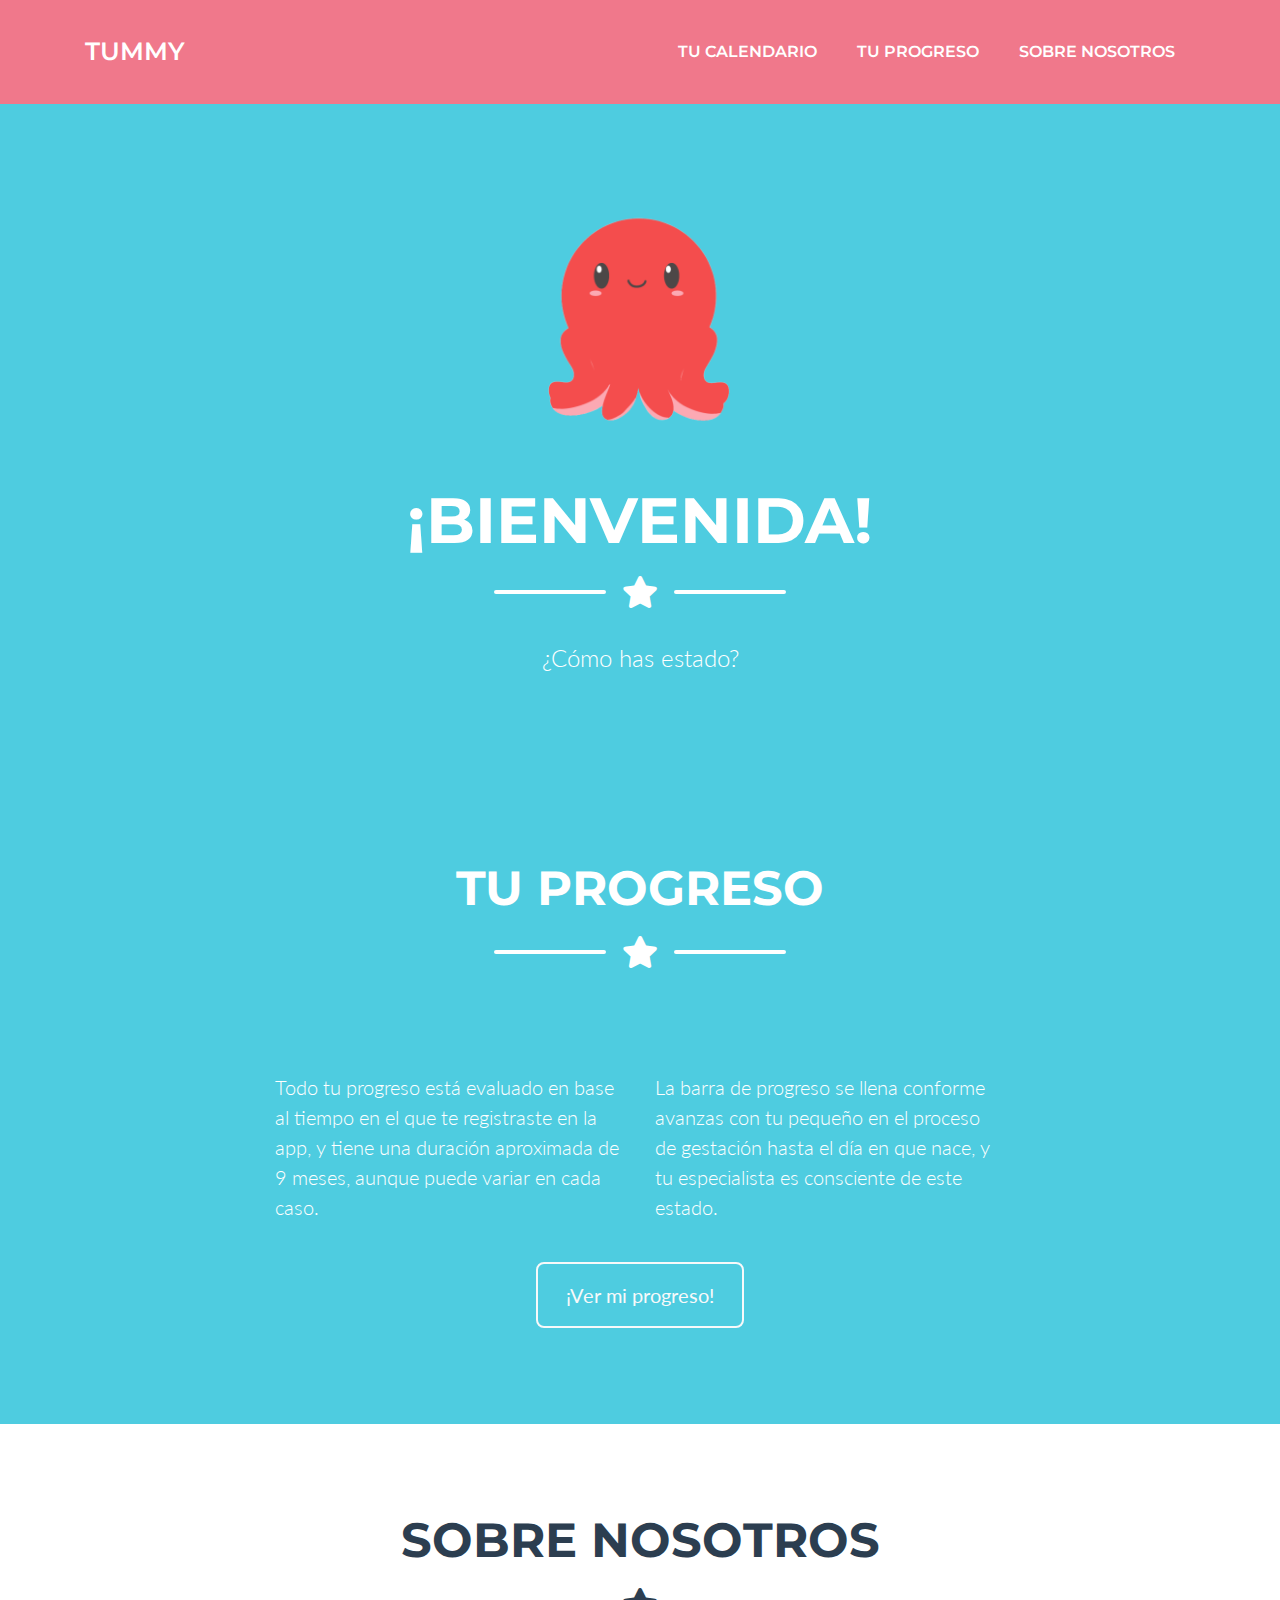
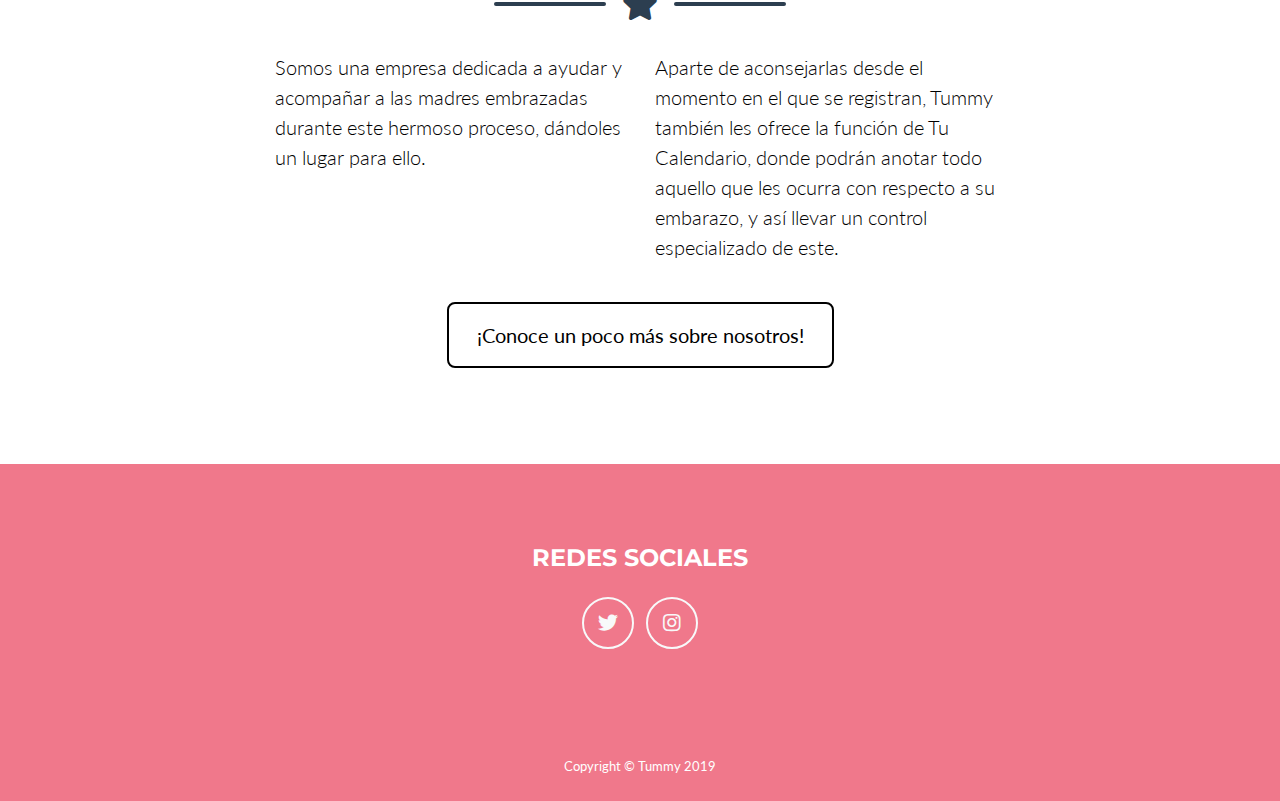
<file: index/index.html>
<!DOCTYPE html>
<html lang="en">

<head>

  <meta charset="utf-8">
  <meta name="viewport" content="width=device-width, initial-scale=1, shrink-to-fit=no">
  <meta name="description" content="">
  <meta name="author" content="">

  <title>Tummy</title>

  <!-- Custom fonts for this theme -->
  <link href="vendor/fontawesome-free/css/all.min.css" rel="stylesheet" type="text/css">
  <link href="https://fonts.googleapis.com/css?family=Montserrat:400,700" rel="stylesheet" type="text/css">
  <link href="https://fonts.googleapis.com/css?family=Lato:400,700,400italic,700italic" rel="stylesheet" type="text/css">

  <!-- Theme CSS -->
  <link href="css/freelancer.min.css" rel="stylesheet">

</head>

<body id="page-top">

  <!-- Navigation -->
  <nav class="navbar navbar-expand-lg bg-secondary text-uppercase fixed-top" id="mainNav">
    <div class="container">
      <a style="color:white; font-size:25px;">Tummy</a>
      <button class="navbar-toggler navbar-toggler-right text-uppercase font-weight-bold bg-primary text-white rounded" type="button" data-toggle="collapse" data-target="#navbarResponsive" aria-controls="navbarResponsive" aria-expanded="false" aria-label="Toggle navigation">
        <i class="fas fa-bars"></i>
      </button>
      <div class="collapse navbar-collapse" id="navbarResponsive">
        <ul class="navbar-nav ml-auto">
          <li class="nav-item mx-0 mx-lg-1">
            <a class="nav-link py-3 px-0 px-lg-3 rounded js-scroll-trigger" href="../calendar/calendar.html">Tu Calendario</a>
          </li>
          <li class="nav-item mx-0 mx-lg-1">
            <a class="nav-link py-3 px-0 px-lg-3 rounded js-scroll-trigger" href="#about">Tu Progreso</a>
          </li>
          <li class="nav-item mx-0 mx-lg-1">
            <a class="nav-link py-3 px-0 px-lg-3 rounded js-scroll-trigger" href="#contact">Sobre Nosotros</a>
          </li>
        </ul>
      </div>
    </div>
  </nav>

  <!-- Masthead -->
  <header class="masthead bg-primary text-white text-center">
    <div class="container d-flex align-items-center flex-column">

      <!-- Masthead Avatar Image -->
      <img class="masthead-avatar mb-5" src="../img/tummy.png" alt="">

      <!-- Masthead Heading -->
      <h1 class="masthead-heading text-uppercase mb-0">¡Bienvenida!</h1>

      <!-- Icon Divider -->
      <div class="divider-custom divider-light">
        <div class="divider-custom-line"></div>
        <div class="divider-custom-icon">
          <i class="fas fa-star"></i>
        </div>
        <div class="divider-custom-line"></div>
      </div>

      <!-- Masthead Subheading -->
      <p class="masthead-subheading font-weight-light mb-0">¿Cómo has estado?</p>

    </div>
  </header>

  <!-- About Section -->
  <section class="page-section bg-primary text-white mb-0" id="about">
    <div class="container">

      <!-- About Section Heading -->
      <h2 class="page-section-heading text-center text-uppercase text-white">Tu Progreso</h2>

      <!-- Icon Divider -->
      <div class="divider-custom divider-light">
        <div class="divider-custom-line"></div>
        <div class="divider-custom-icon">
          <i class="fas fa-star"></i>
        </div>
        <div class="divider-custom-line"></div>
      </div>

      <!-- About Section Content -->
      <br>
      <br>
      <br>
      <div class="row">
        <div class="col-lg-4 ml-auto">
          <p class="lead">Todo tu progreso está evaluado en base al tiempo en el que te registraste en la app, y tiene una duración aproximada de 9 meses, aunque puede variar en cada caso.</p>
        </div>
        <div class="col-lg-4 mr-auto">
          <p class="lead">La barra de progreso se llena conforme avanzas con tu pequeño en el proceso de gestación hasta el día en que nace, y tu especialista es consciente de este estado.</p>
        </div>
      </div>

      <div class="text-center mt-4">
        <a class="btn btn-xl btn-outline-light" href="../progress/progreso.html">
          ¡Ver mi progreso!
        </a>
      </div>
    </div>
  </section>

  <!-- Contact Section -->
  <section class="page-section" id="contact">
    <div class="container">

      <!-- Contact Section Heading -->
      <h2 class="page-section-heading text-center text-uppercase text-secondary mb-0">Sobre Nosotros</h2>

      <!-- Icon Divider -->
      <div class="divider-custom">
        <div class="divider-custom-line"></div>
        <div class="divider-custom-icon">
          <i class="fas fa-star"></i>
        </div>
        <div class="divider-custom-line"></div>
      </div>

      <div class="row">
        <div class="col-lg-4 ml-auto">
          <p class="lead" style="color:#000;">Somos una empresa dedicada a ayudar y acompañar a las madres embrazadas durante este hermoso proceso, dándoles un lugar para ello.</p>
        </div>
        <div class="col-lg-4 mr-auto">
          <p class="lead" style="color:#000;">Aparte de aconsejarlas desde el momento en el que se registran, Tummy también les ofrece la función de Tu Calendario, donde podrán anotar todo aquello que les ocurra con respecto a su embarazo, y así llevar un control especializado de este.</p>
        </div>
      </div>
      <div class="text-center mt-4">
        <a class="btn btn-xl btn-outline-light" href="https://tummyportafolio.carbonmade.com/" style="color:#000; border-color:#000;">
          ¡Conoce un poco más sobre nosotros!
        </a>
      </div>
    </div>
  </section>

  <!-- Footer -->
  <footer class="footer text-center">
    <div class="container">
      <div class="row">

        <div class="col-lg-4 mb-5 mb-lg-0">
          <h4 class="text-uppercase mb-4">Redes Sociales</h4>
          <a class="btn btn-outline-light btn-social mx-1" href="https://twitter.com/tummytheoctopus">
            <i class="fab fa-fw fa-twitter"></i>
          </a>
          <a class="btn btn-outline-light btn-social mx-1" href="https://www.instagram.com/tummy_the_octopus/">
            <i class="fab fa-fw fa-instagram"></i>
          </a>
        </div>

      </div>
    </div>
  </footer>

  <!-- Copyright Section -->
  <section class="copyright py-4 text-center text-white">
    <div class="container">
      <small>Copyright &copy; Tummy 2019</small>
    </div>
  </section>

  <!-- Scroll to Top Button (Only visible on small and extra-small screen sizes) -->
  <div class="scroll-to-top d-lg-none position-fixed ">
    <a class="js-scroll-trigger d-block text-center text-white rounded" href="#page-top">
      <i class="fa fa-chevron-up"></i>
    </a>
  </div>


  <!-- Bootstrap core JavaScript -->
  <script src="vendor/jquery/jquery.min.js"></script>
  <script src="vendor/bootstrap/js/bootstrap.bundle.min.js"></script>

  <!-- Plugin JavaScript -->
  <script src="vendor/jquery-easing/jquery.easing.min.js"></script>

  <!-- Contact Form JavaScript -->
  <script src="js/jqBootstrapValidation.js"></script>
  <script src="js/contact_me.js"></script>

  <!-- Custom scripts for this template -->
  <script src="js/freelancer.min.js"></script>

</body>

</html>
</file>
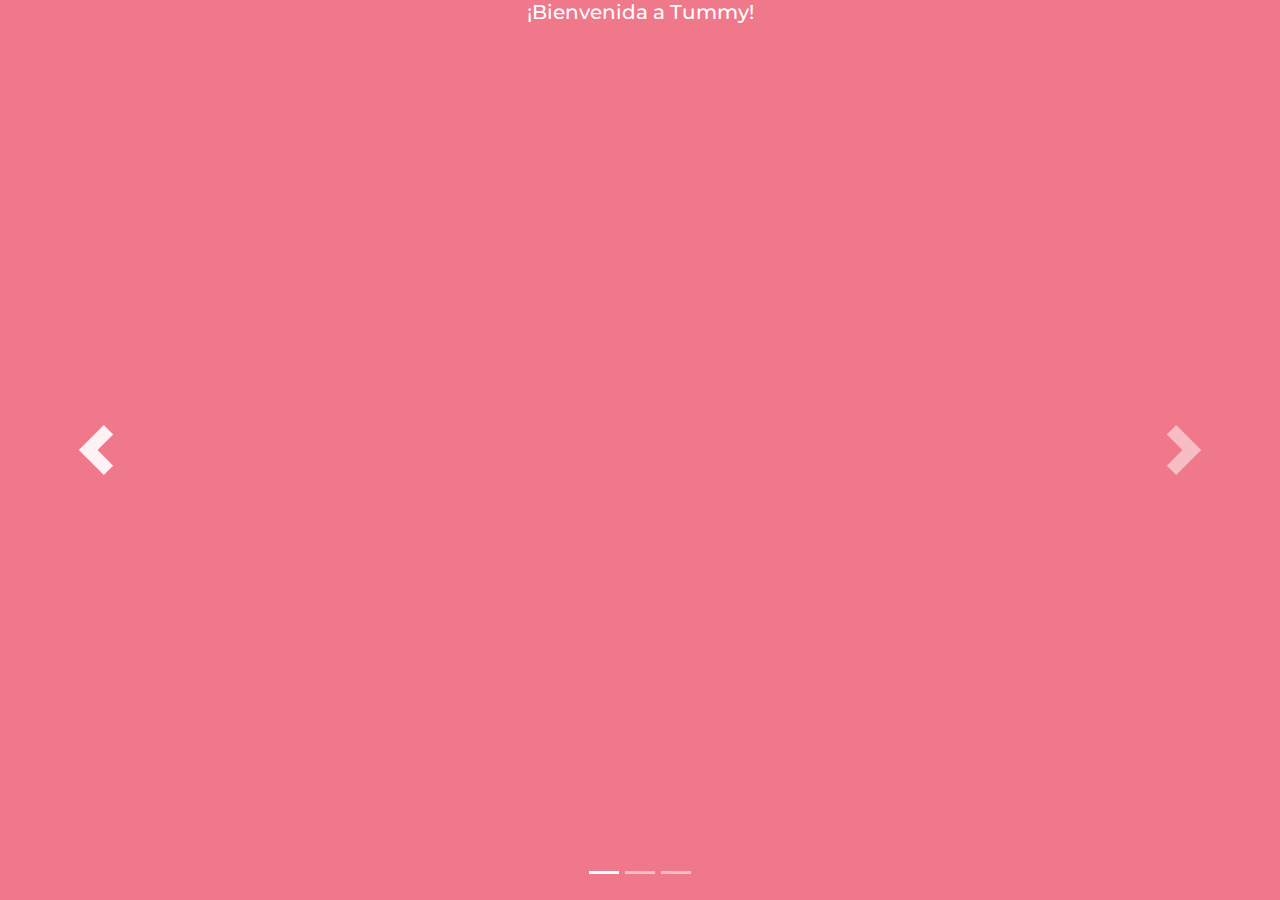
<file: popup inicial/index.html>
<!DOCTYPE html>
<html lang="en" >
<head>
  <meta charset="UTF-8">
  <title>Bienvenida</title>
  <link rel='stylesheet' href='https://cdnjs.cloudflare.com/ajax/libs/twitter-bootstrap/4.0.0-alpha.6/css/bootstrap.min.css'><link rel="stylesheet" href="./style.css">
  <link href="https://fonts.googleapis.com/css?family=Montserrat:400,700" rel="stylesheet" type="text/css">
  <style media="screen">
    h1{
      font-family: Montserrat;
      text-align: center;
      color: #fff;
      font-size: 25px;
      margin-left: auto;
      margin-right: auto;
      margin-top: auto;
      margin-bottom: auto;
    }
    button{
      color: #f8f9fa;
      border-color: #f8f9fa;
      display: inline-block;
      font-weight: 400;
      text-align: center;
      vertical-align: middle;
      user-select: none;
      background-color: transparent;
      border: .125rem solid transparent;
      line-height: 1.5;
      border-radius: .5rem;
      transition: color .15s ease-in-out,background-color .15s ease-in-out,border-color .15s ease-in-out,box-shadow .15s ease-in-out,-webkit-box-shadow .15s ease-in-out;
      font-family: Montserrat;
    }
  </style>
</head>
<body>
<!-- partial:index.partial.html -->
<div id="carouselExampleIndicators" class="carousel slide" data-ride="carousel">
    <ol class="carousel-indicators">
        <li data-target="#carouselExampleIndicators" data-slide-to="0" class="active"></li>
        <li data-target="#carouselExampleIndicators" data-slide-to="1"></li>
        <li data-target="#carouselExampleIndicators" data-slide-to="2"></li>
    </ol>
    <div class="carousel-inner" role="listbox">
        <div class="carousel-item active">
          <h1 style="font-size:20px;">¡Bienvenida a Tummy!</h1>
        </div>
        <div id="target" class="carousel-item">
          <h1 style="font-size:20px;">Lleva el control de tu bebé.</h1>
        </div>
        <div class="carousel-item">
          <h1 style="position: absolute; font-size: 20px; margin-left: 10px; margin-top: 360px; margin-right:15px;">Un espacio sólo para ti, para darlo todo. </h1>
          <br>
          <br>
            <button type="button" onclick="window.location.href='../dialog/index.html';" name="button" style="margin-left: 150px; margin-top:20px;">Continuar</button>
        </div>
    </div>
    <a class="carousel-control-prev" href="#carouselExampleIndicators" role="button" data-slide="prev">
        <span class="carousel-control-prev-icon" aria-hidden="true"></span>
        <span class="sr-only">Previous</span>
    </a>
    <a class="carousel-control-next" href="#carouselExampleIndicators" role="button" data-slide="next">
        <span class="carousel-control-next-icon" aria-hidden="true"></span>
        <span class="sr-only">Next</span>
    </a>
</div>
<!-- partial -->
  <script src='https://cdnjs.cloudflare.com/ajax/libs/jquery/3.2.1/jquery.min.js'></script>
<script src='https://cdnjs.cloudflare.com/ajax/libs/twitter-bootstrap/4.0.0-alpha.6/js/bootstrap.min.js'></script><script  src="./script.js"></script>

</body>
</html>
</file>
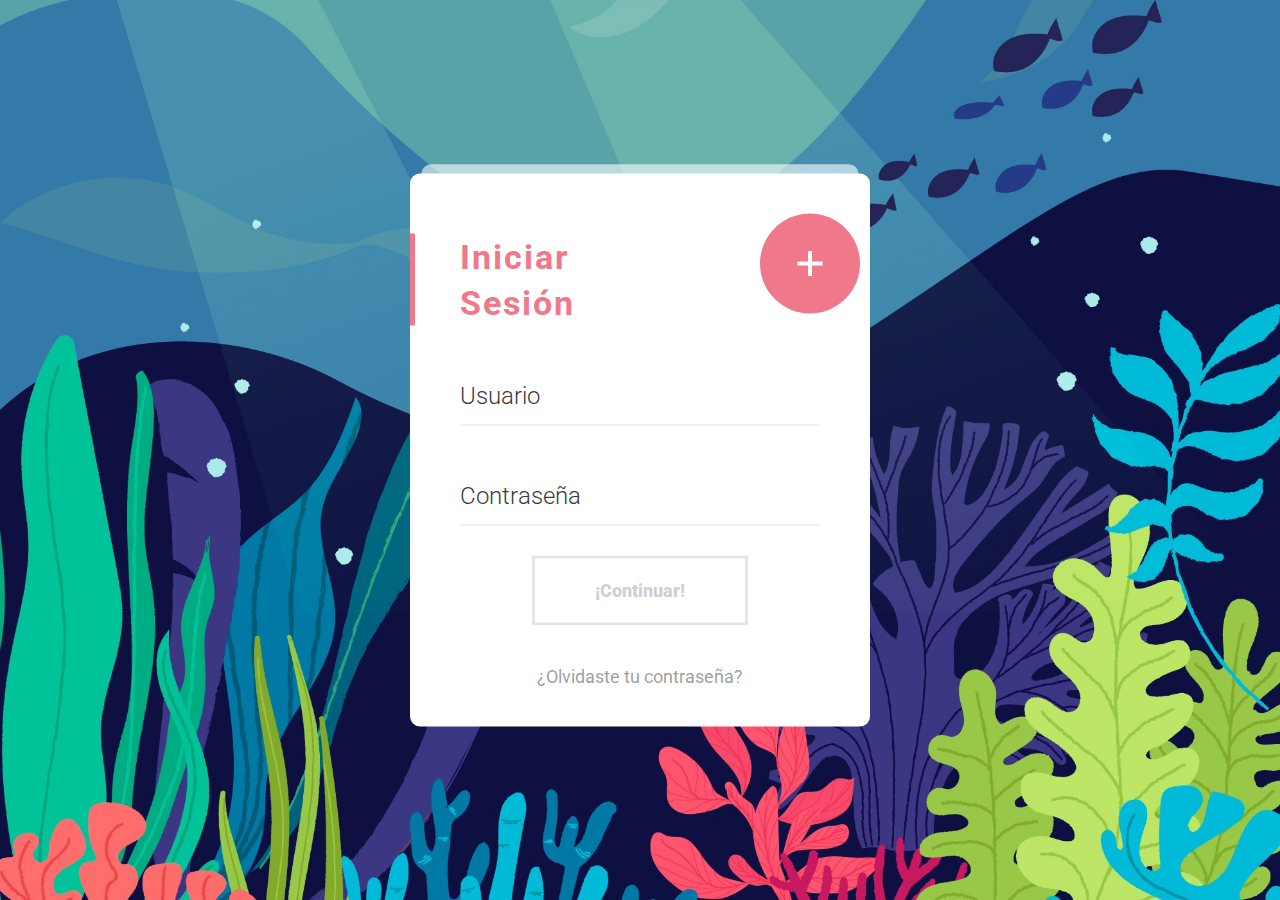
<file: login/login.html>
<!DOCTYPE html>
<html lang="en" >
<head>
  <meta charset="UTF-8">
  <title>Tummy - Iniciar Sesión</title>
  <link rel='stylesheet' href='http://maxcdn.bootstrapcdn.com/font-awesome/4.3.0/css/font-awesome.min.css'>
<link rel='stylesheet' href='http://fonts.googleapis.com/css?family=Roboto:400,100,300,500,700,900&subset=latin,latin-ext'>
<link rel="stylesheet" href="style.css">
</head>
<body>
<!-- partial:index.partial.html -->
<div class="materialContainer">


   <div class="box">

      <div class="title">Iniciar <br>Sesión</div>

      <div class="input">
         <label for="name">Usuario</label>
         <input type="text" name="name" id="name">
         <span class="spin"></span>
      </div>

      <div class="input">
         <label for="pass">Contraseña</label>
         <input type="password" name="pass" id="pass">
         <span class="spin"></span>
      </div>

      <a href="../index/index.html">
        <div class="button login">
            <button><span>¡Continuar!</span> <i class="fa fa-check"></i></button>
        </div>
      </a>

      <a href="" class="pass-forgot">¿Olvidaste tu contraseña?</a>

   </div>

   <div class="overbox">
      <div class="material-button alt-2"><span class="shape"></span></div>

      <div class="title">Registrarte</div>

      <div class="input">
         <label for="regname">Usuario</label>
         <input type="text" name="regname" id="regname">
         <span class="spin"></span>
      </div>

      <div class="input">
         <label for="regpass">Contraseña</label>
         <input type="password" name="regpass" id="regpass">
         <span class="spin"></span>
      </div>

      <div class="input">
         <label for="reregpass">Repetir Contraseña</label>
         <input type="password" name="reregpass" id="reregpass">
         <span class="spin"></span>
      </div>
<br>
      <a href="../index/index.html">
        <div class="button">
          <button><span>¡Siguiente!</span></button>
        </div>
      </a>

   </div>

</div>
<!-- partial -->
  <script src='http://cdnjs.cloudflare.com/ajax/libs/jquery/2.1.3/jquery.min.js'></script>
<script  src="script.js"></script>

</body>
</html>
</file>
<file: popup inicial/style.css>
.carousel .carousel-item {
    width: 100%;
    height: 100vh;
    background-size: cover;
    background-position: center;
}

.carousel .carousel-item:first-of-type {
    background: #f0788b;
}

.carousel .carousel-item:nth-of-type(2) {
    background: #4ecce0;
}

.carousel .carousel-item:last-of-type {
    background: #d4b7ff;
}

.carousel-control-prev-icon, .carousel-control-next-icon {
    width: 50px;
    height: 50px;
}
</file>
<file: login/style.css>
.box {
   position: relative;
   top: 0;
   opacity: 1;
   float: left;
   padding: 60px 50px 40px 50px;
   width: 100%;
   background: #fff;
   border-radius: 10px;
   transform: scale(1);
   -webkit-transform: scale(1);
   -ms-transform: scale(1);
   z-index: 5;
}

.box.back {
   transform: scale(.95);
   -webkit-transform: scale(.95);
   -ms-transform: scale(.95);
   top: -20px;
   opacity: .8;
   z-index: -1;
}

.box:before {
   content: "";
   width: 100%;
   height: 30px;
   border-radius: 10px;
   position: absolute;
   top: -10px;
   background: rgba(255, 255, 255, .6);
   left: 0;
   transform: scale(.95);
   -webkit-transform: scale(.95);
   -ms-transform: scale(.95);
   z-index: -1;
}

.overbox .title {
   color: #fff;
}

.overbox .title:before {
   background: #fff;
}

.title {
   width: 100%;
   float: left;
   line-height: 46px;
   font-size: 34px;
   font-weight: 700;
   letter-spacing: 2px;
   color: #f0788b;
   position: relative;
}

.title:before {
   content: "";
   width: 5px;
   height: 100%;
   position: absolute;
   top: 0;
   left: -50px;
   background: #f0788b;
}

.input,
.input label,
.input input,
.input .spin,
.button,
.button button .button.login button i.fa,
.material-button .shape:before,
.material-button .shape:after,
.button.login button {
   transition: 300ms cubic-bezier(.4, 0, .2, 1);
   -webkit-transition: 300ms cubic-bezier(.4, 0, .2, 1);
   -ms-transition: 300ms cubic-bezier(.4, 0, .2, 1);
}

.material-button,
.alt-2,
.material-button .shape,
.alt-2 .shape,
.box {
   transition: 400ms cubic-bezier(.4, 0, .2, 1);
   -webkit-transition: 400ms cubic-bezier(.4, 0, .2, 1);
   -ms-transition: 400ms cubic-bezier(.4, 0, .2, 1);
}

.input,
.input label,
.input input,
.input .spin,
.button,
.button button {
   width: 100%;
   float: left;
}

.input,
.button {
   margin-top: 30px;
   height: 70px;
}

.input,
.input input,
.button,
.button button {
   position: relative;
}

.input input {
   height: 60px;
   top: 10px;
   border: none;
   background: transparent;
}

.input input,
.input label,
.button button {
   font-family: 'Roboto', sans-serif;
   font-size: 24px;
   color: rgba(0, 0, 0, 0.8);
   font-weight: 300;
}

.input:before,
.input .spin {
   width: 100%;
   height: 1px;
   position: absolute;
   bottom: 0;
   left: 0;
}

.input:before {
   content: "";
   background: rgba(0, 0, 0, 0.1);
   z-index: 3;
}

.input .spin {
   background: #f0788b;
   z-index: 4;
   width: 0;
}

.overbox .input .spin {
   background: rgba(255, 255, 255, 1);
}

.overbox .input:before {
   background: rgba(255, 255, 255, 0.5);
}

.input label {
   position: absolute;
   top: 10px;
   left: 0;
   z-index: 2;
   cursor: pointer;
   line-height: 60px;
}

.button.login {
   width: 60%;
   left: 20%;
}

.button.login button,
.button button {
   width: 100%;
   line-height: 64px;
   left: 0%;
   background-color: transparent;
   border: 3px solid rgba(0, 0, 0, 0.1);
   font-weight: 900;
   font-size: 18px;
   color: rgba(0, 0, 0, 0.2);
}

.button.login {
   margin-top: 30px;
}

.button {
   margin-top: 20px;
}

.button button {
   background-color: #fff;
   color: #f0788b;
   border: none;
}

.button.login button.active {
   border: 3px solid transparent;
   color: #fff !important;
}

.button.login button.active span {
   opacity: 0;
   transform: scale(0);
   -webkit-transform: scale(0);
   -ms-transform: scale(0);
}

.button.login button.active i.fa {
   opacity: 1;
   transform: scale(1) rotate(-0deg);
   -webkit-transform: scale(1) rotate(-0deg);
   -ms-transform: scale(1) rotate(-0deg);
}

.button.login button i.fa {
   width: 100%;
   height: 100%;
   position: absolute;
   top: 0;
   left: 0;
   line-height: 60px;
   transform: scale(0) rotate(-45deg);
   -webkit-transform: scale(0) rotate(-45deg);
   -ms-transform: scale(0) rotate(-45deg);
}

.button.login button:hover {
   color: #f0788b;
   border-color: #f0788b;
}

.button {
   margin: 40px 0;
   overflow: hidden;
   z-index: 2;
}

.button button {
   cursor: pointer;
   position: relative;
   z-index: 2;
}

.pass-forgot {
   width: 100%;
   float: left;
   text-align: center;
   color: rgba(0, 0, 0, 0.4);
   font-size: 18px;
}

.click-efect {
   position: absolute;
   top: 0;
   left: 0;
   background: #f0788b;
   border-radius: 50%;
}

.overbox {
   width: 100%;
   height: 100%;
   position: absolute;
   top: 0;
   left: 0;
   overflow: inherit;
   border-radius: 10px;
   padding: 60px 50px 40px 50px;
}

.overbox .title,
.overbox .button,
.overbox .input {
   z-index: 111;
   position: relative;
   color: #fff !important;
   display: none;
}

.overbox .title {
   width: 80%;
}

.overbox .input {
   margin-top: 20px;
}

.overbox .input input,
.overbox .input label {
   color: #fff;
}

.overbox .material-button,
.overbox .material-button .shape,
.overbox .alt-2,
.overbox .alt-2 .shape {
   display: block;
}

.material-button,
.alt-2 {
   width: 100px;
   height: 100px;
   border-radius: 50%;
   background: #f0788b;
   position: absolute;
   top: 40px;
   right: 10px;
   cursor: pointer;
   z-index: 100;
   transform: translate(0%, 0%);
   -webkit-transform: translate(0%, 0%);
   -ms-transform: translate(0%, 0%);
}

.material-button .shape,
.alt-2 .shape {
   position: absolute;
   top: 0;
   right: 0;
   left: 50;
   width: 100%;
   height: 100%;
}

.material-button .shape:before,
.alt-2 .shape:before,
.material-button .shape:after,
.alt-2 .shape:after {
   content: "";
   background: #fff;
   position: absolute;
   top: 50%;
   left: 50%;
   transform: translate(-50%, -50%) rotate(360deg);
   -webkit-transform: translate(-50%, -50%) rotate(360deg);
   -ms-transform: translate(-50%, -50%) rotate(360deg);
}

.material-button .shape:before,
.alt-2 .shape:before {
   width: 25px;
   height: 4px;
}

.material-button .shape:after,
.alt-2 .shape:after {
   height: 25px;
   width: 4px;
}

.material-button.active,
.alt-2.active {
   top: 50%;
   right: 60%;
   transform: translate(50%, -50%) rotate(0deg);
   -webkit-transform: translate(50%, -50%) rotate(0deg);
   -ms-transform: translate(50%, -50%) rotate(0deg);
}

body {
   background-image: url(../fondo.jpg);
   background-position: center;
   background-size: cover;
   background-repeat: no-repeat;
   min-height: 100vh;
   font-family: 'Roboto', sans-serif;
}

body,
html {
   overflow: hidden;
}

.materialContainer {
   width: 100%;
   max-width: 460px;
   position: absolute;
   top: 50%;
   left: 50%;
   transform: translate(-50%, -50%);
   -webkit-transform: translate(-50%, -50%);
   -ms-transform: translate(-50%, -50%);
}

*,
*:after,
*::before {
   -webkit-box-sizing: border-box;
   -moz-box-sizing: border-box;
   box-sizing: border-box;
   margin: 0;
   padding: 0;
   text-decoration: none;
   list-style-type: none;
   outline: none;
}
</file>
